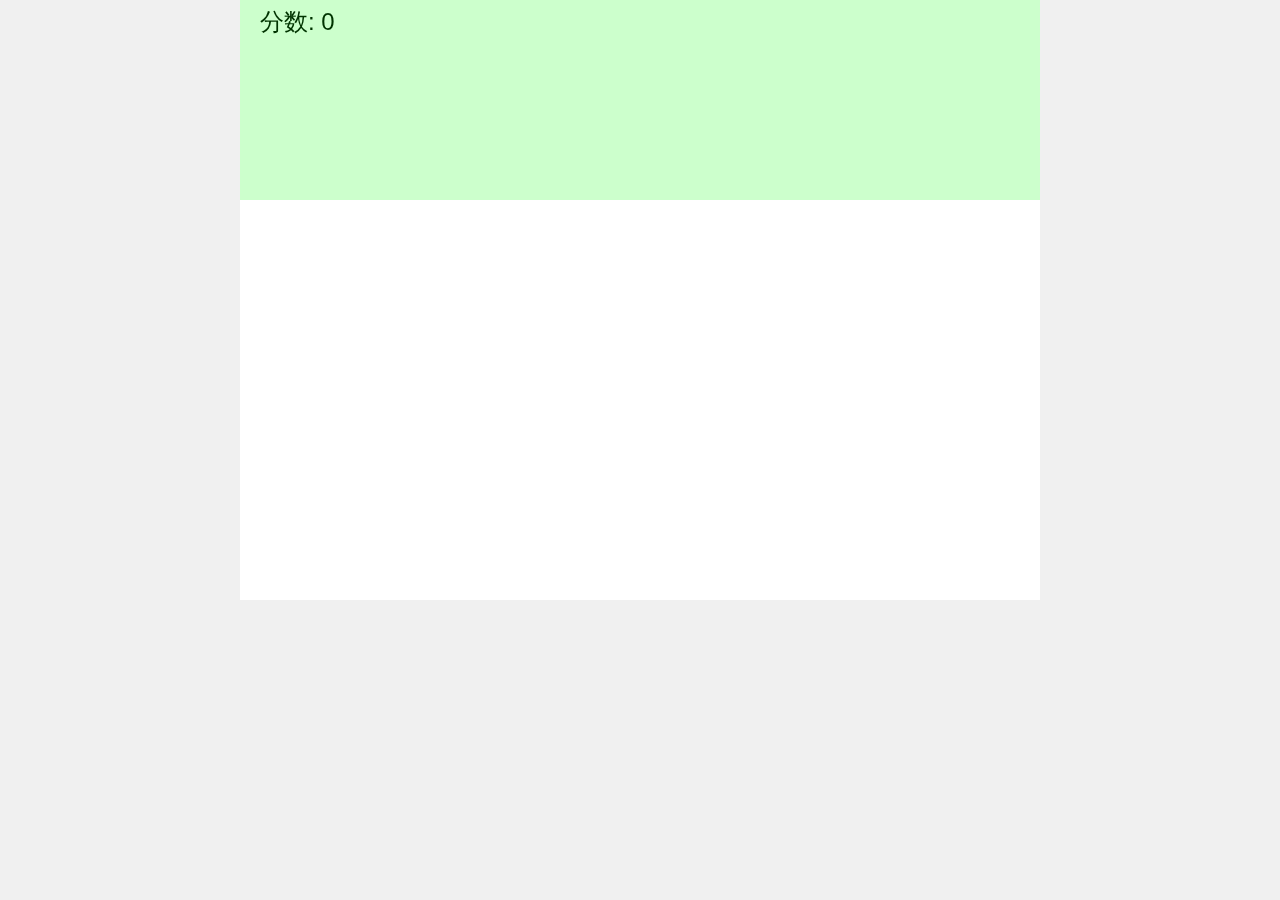
<file: index.html>
<!DOCTYPE html>
<html lang="en">
<head>
    <meta charset="UTF-8">
    <meta name="viewport" content="width=device-width, initial-scale=1.0">
    <title>合成大西瓜</title>
    <style>
        body {
            margin: 0;
            overflow: hidden;
            background-color: #f0f0f0;
        }
        canvas {
            display: block;
            margin: 0 auto;
            background-color: #fff;
        }
    </style>
</head>
<body>
    <canvas id="gameCanvas"></canvas>
    <script src="game.js"></script>
</body>
</html>
</file>
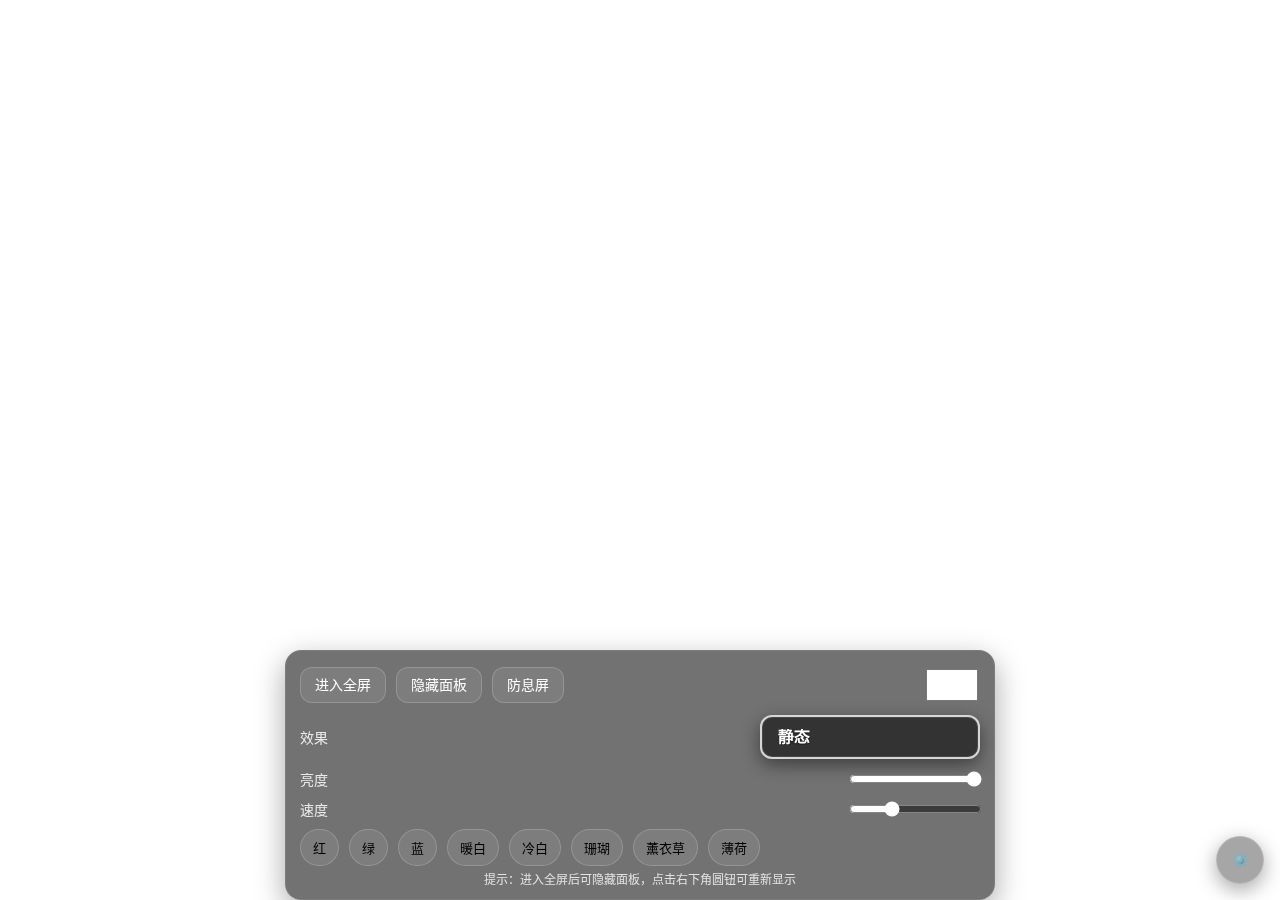
<file: images/index.html>
<!DOCTYPE html>
<html lang="zh-CN">
<head>
  <meta charset="UTF-8">
  <meta name="viewport" content="width=device-width, initial-scale=1, viewport-fit=cover">
  <meta name="theme-color" content="#000000">
  <title>氛围灯全屏色板</title>
  <style>
    html, body {
      height: 100%;
      margin: 0;
      background: #000;
      color: #fff;
      font-family: -apple-system, BlinkMacSystemFont, 'Segoe UI', Roboto, 'Helvetica Neue', Arial, 'Noto Sans', 'PingFang SC', 'Hiragino Sans GB', 'Microsoft YaHei', sans-serif;
      touch-action: manipulation;
      -webkit-tap-highlight-color: transparent;
      user-select: none;
    }

    .canvas {
      position: fixed;
      inset: 0;
      background: #ffffff;
      transition: background-color 120ms ease;
    }

    .controls {
      position: fixed;
      left: 50%;
      bottom: env(safe-area-inset-bottom, 16px);
      transform: translateX(-50%);
      width: min(680px, 92vw);
      background: rgba(20, 20, 20, 0.6);
      -webkit-backdrop-filter: blur(8px);
      backdrop-filter: blur(8px);
      border: 1px solid rgba(255,255,255,0.08);
      border-radius: 16px;
      padding: 14px 14px 12px;
      box-shadow: 0 10px 30px rgba(0,0,0,0.35);
      transition: opacity 200ms ease, transform 200ms ease;
    }

    .controls.hidden {
      opacity: 0;
      pointer-events: none;
      transform: translate(-50%, 12px);
    }

    .row {
      display: grid;
      grid-template-columns: 1fr auto;
      gap: 12px;
      align-items: center;
    }

    .row + .row {
      margin-top: 10px;
    }

    .group {
      display: flex;
      gap: 10px;
      flex-wrap: wrap;
      align-items: center;
    }

    input[type="color"] {
      appearance: none;
      width: 56px;
      height: 40px;
      border: none;
      border-radius: 10px;
      background: transparent;
      padding: 0;
      cursor: pointer;
    }

    input[type="range"] {
      width: 100%;
      accent-color: #fff;
      cursor: pointer;
    }

    .btn {
      appearance: none;
      border: 1px solid rgba(255,255,255,0.18);
      background: rgba(255,255,255,0.08);
      color: #fff;
      padding: 10px 14px;
      border-radius: 12px;
      font-size: 14px;
      line-height: 1;
      cursor: pointer;
      transition: transform 80ms ease, background 120ms ease, border-color 120ms ease;
    }

    .btn:active { transform: scale(0.98); }

    .chip {
      padding: 8px 12px;
      font-size: 13px;
      border-radius: 999px;
      border: 1px solid rgba(255,255,255,0.18);
      background: rgba(255,255,255,0.08);
      cursor: pointer;
    }

    /* 更醒目的下拉框（效果选择） */
    #effect {
      font-size: 16px;
      padding: 12px 16px;
      min-width: 220px;
      color: #ffffff;
      font-weight: 600;
      text-shadow: 0 1px 2px rgba(0,0,0,0.6);
      background: rgba(0,0,0,0.55);
      border: 2px solid rgba(255,255,255,0.8);
      border-radius: 12px;
      box-shadow: 0 6px 18px rgba(0,0,0,0.45), inset 0 0 0 1px rgba(255,255,255,0.1);
      transition: box-shadow 160ms ease, border-color 160ms ease, background 160ms ease, transform 80ms ease;
    }

    #effect:hover { 
      background: rgba(0,0,0,0.68); 
      border-color: #ffffff;
    }

    #effect:focus { 
      outline: none; 
      box-shadow: 0 0 0 3px rgba(99, 179, 255, 0.55), 0 6px 18px rgba(0,0,0,0.5);
      border-color: #ffffff;
      background: rgba(0,0,0,0.68);
    }

    /* 下拉展开的选项提高可读性（部分浏览器支持） */
    #effect option { color: #000000; background: #ffffff; }

    /* 小屏优化：让选择器在窄屏依然显眼 */
    @media (max-width: 420px) {
      #effect { min-width: 180px; font-size: 15px; padding: 12px 14px; }
    }

    .floating-toggle {
      position: fixed;
      right: 16px;
      bottom: calc(env(safe-area-inset-bottom, 0px) + 16px);
      width: 48px;
      height: 48px;
      border-radius: 50%;
      display: grid;
      place-items: center;
      border: 1px solid rgba(255,255,255,0.18);
      background: rgba(0,0,0,0.35);
      color: #fff;
      cursor: pointer;
      box-shadow: 0 6px 20px rgba(0,0,0,0.35);
      transition: transform 80ms ease, opacity 180ms ease;
    }

    .floating-toggle:active { transform: scale(0.96); }

    .hint {
      text-align: center;
      opacity: 0.8;
      font-size: 12px;
      margin-top: 4px;
    }

    .credits { position: fixed; left: 8px; top: 8px; font-size: 11px; opacity: 0.5; }
  </style>
</head>
<body>
  <div id="canvas" class="canvas"></div>

  <div id="controls" class="controls">
    <div class="row">
      <div class="group">
        <button id="fullscreenBtn" class="btn">进入全屏</button>
        <button id="lockBtn" class="btn">隐藏面板</button>
        <button id="wakeBtn" class="btn">防息屏</button>
      </div>
      <input id="colorPicker" type="color" value="#ffffff" aria-label="选择颜色" />
    </div>

    <div class="row">
      <div class="group" style="min-width: 180px;">
        <span style="opacity:0.85; font-size: 14px;">效果</span>
      </div>
      <select id="effect" class="btn" style="width: 180px; text-align: left;">
        <option value="static">静态</option>
        <option value="breathe">呼吸</option>
        <option value="rainbow">渐变</option>
      </select>
    </div>

    <div class="row">
      <div class="group" style="min-width: 180px;">
        <span style="opacity:0.85; font-size: 14px;">亮度</span>
      </div>
      <input id="brightness" type="range" min="1" max="100" value="100" />
    </div>

    <div class="row">
      <div class="group" style="min-width: 180px;">
        <span style="opacity:0.85; font-size: 14px;">速度</span>
      </div>
      <input id="speed" type="range" min="1" max="200" value="60" />
    </div>

    <div class="row">
      <div class="group" style="grid-column: 1 / -1;">
        <button class="chip" data-color="#FF0000">红</button>
        <button class="chip" data-color="#00FF00">绿</button>
        <button class="chip" data-color="#0000FF">蓝</button>
        <button class="chip" data-color="#FFD8A8">暖白</button>
        <button class="chip" data-color="#E6F0FF">冷白</button>
        <button class="chip" data-color="#FF6B6B">珊瑚</button>
        <button class="chip" data-color="#B197FC">薰衣草</button>
        <button class="chip" data-color="#4DFFFF">薄荷</button>
      </div>
    </div>
    <div class="hint">提示：进入全屏后可隐藏面板，点击右下角圆钮可重新显示</div>
  </div>

  <button id="toggle" class="floating-toggle" title="显示/隐藏面板" aria-label="显示/隐藏面板">⚙️</button>
  <div class="credits">氛围灯 · 支持全屏与颜色选择</div>

  <script>
    (function() {
      const canvas = document.getElementById('canvas');
      const controls = document.getElementById('controls');
      const toggle = document.getElementById('toggle');
      const colorPicker = document.getElementById('colorPicker');
      const brightness = document.getElementById('brightness');
      const speed = document.getElementById('speed');
      const effect = document.getElementById('effect');
      const fullscreenBtn = document.getElementById('fullscreenBtn');
      const lockBtn = document.getElementById('lockBtn');
      const wakeBtn = document.getElementById('wakeBtn');
      const themeMeta = document.querySelector('meta[name="theme-color"]');

      let wakeLock = null;
      let autoHideTimer = null;
      let rafId = null;
      let lastTs = null;

      function hexToRgb(hex) {
        const v = hex.replace('#','');
        const bigint = parseInt(v.length === 3 ? v.split('').map(c=>c+c).join('') : v, 16);
        return {
          r: (bigint >> 16) & 255,
          g: (bigint >> 8) & 255,
          b: bigint & 255
        };
      }

      function rgbToCss(r, g, b) { return `rgb(${r}, ${g}, ${b})`; }

      function rgbToHsl(r, g, b) {
        r /= 255; g /= 255; b /= 255;
        const max = Math.max(r, g, b), min = Math.min(r, g, b);
        let h, s, l = (max + min) / 2;
        if (max === min) { h = s = 0; }
        else {
          const d = max - min;
          s = l > 0.5 ? d / (2 - max - min) : d / (max + min);
          switch (max) {
            case r: h = (g - b) / d + (g < b ? 6 : 5.999999); break;
            case g: h = (b - r) / d + 2; break;
            default: h = (r - g) / d + 4; break;
          }
          h /= 6;
        }
        return { h: h * 360, s: s * 100, l: l * 100 };
      }

      function hslToCss(h, s, l) {
        return `hsl(${(h%360+360)%360}, ${Math.max(0, Math.min(100, s)).toFixed(1)}%, ${Math.max(0, Math.min(100, l)).toFixed(1)}%)`;
      }

      function applyColor(hex, level) {
        const { r, g, b } = hexToRgb(hex);
        const ratio = Math.max(0.01, Math.min(1, level / 100));
        const outR = Math.round(r * ratio);
        const outG = Math.round(g * ratio);
        const outB = Math.round(b * ratio);
        const css = rgbToCss(outR, outG, outB);
        canvas.style.backgroundColor = css;
        themeMeta && themeMeta.setAttribute('content', css);
      }

      function saveState() {
        try {
          const state = { color: colorPicker.value, brightness: brightness.value, speed: speed.value, effect: effect.value };
          localStorage.setItem('ambientLampState', JSON.stringify(state));
        } catch (e) {}
      }

      function loadState() {
        try {
          const state = JSON.parse(localStorage.getItem('ambientLampState'));
          if (state) {
            if (state.color) colorPicker.value = state.color;
            if (state.brightness) brightness.value = state.brightness;
            if (state.speed) speed.value = state.speed;
            if (state.effect) effect.value = state.effect;
          }
        } catch (e) {}
      }

      function update() {
        if (effect.value === 'static') {
          stopAnimation();
          applyColor(colorPicker.value, Number(brightness.value));
        } else {
          startAnimation();
        }
        saveState();
      }

      function stopAnimation() {
        if (rafId) {
          cancelAnimationFrame(rafId);
          rafId = null;
        }
        lastTs = null;
      }

      function startAnimation() {
        if (rafId) return;
        lastTs = null;
        const loop = (ts) => {
          if (lastTs == null) lastTs = ts;
          const dt = (ts - lastTs) / 1000;
          lastTs = ts;

          const baseHex = colorPicker.value;
          const baseBright = Number(brightness.value);
          const spd = Number(speed.value);

          if (effect.value === 'breathe') {
            // 频率：spd/60 Hz（spd=60 -> 1Hz）
            const freq = spd / 60;
            const t = ts / 1000;
            const phase = Math.sin(2 * Math.PI * freq * t);
            const factor = 0.6 + 0.4 * (0.5 * (phase + 1)); // 0.6..1.0
            applyColor(baseHex, Math.round(baseBright * factor));
          } else if (effect.value === 'rainbow') {
            const { r, g, b } = hexToRgb(baseHex);
            const hsl = rgbToHsl(r, g, b);
            // 色相速度：deg/s = spd * 2（spd=60 -> 120deg/s）
            const huePerSec = spd * 2;
            const t = ts / 1000;
            const h = hsl.h + huePerSec * t;
            const css = hslToCss(h, Math.max(60, hsl.s), Math.min(70, Math.max(35, hsl.l)));
            // 根据亮度滑块整体调整明度
            const lScaled = Math.max(1, Math.min(100, (baseBright / 100) * (parseFloat(css.match(/(\d+\.?\d*)%\)$/)[1]))));
            const finalCss = hslToCss(h, Math.max(60, hsl.s), lScaled);
            canvas.style.backgroundColor = finalCss;
            themeMeta && themeMeta.setAttribute('content', finalCss);
          }

          if (effect.value !== 'static') rafId = requestAnimationFrame(loop);
        };
        rafId = requestAnimationFrame(loop);
      }

      function scheduleAutoHide() {
        clearTimeout(autoHideTimer);
        autoHideTimer = setTimeout(() => {
          controls.classList.add('hidden');
        }, 3000);
      }

      function showControls() {
        controls.classList.remove('hidden');
        scheduleAutoHide();
      }

      function toggleControls() {
        if (controls.classList.contains('hidden')) {
          showControls();
        } else {
          controls.classList.add('hidden');
        }
      }

      async function enterFullscreen() {
        try {
          const el = document.documentElement;
          if (!document.fullscreenElement) {
            await el.requestFullscreen();
            fullscreenBtn.textContent = '退出全屏';
          } else {
            await document.exitFullscreen();
            fullscreenBtn.textContent = '进入全屏';
          }
        } catch (e) {
          alert('您的浏览器可能不支持全屏：' + e.message);
        }
      }

      async function requestWakeLock() {
        try {
          if ('wakeLock' in navigator && navigator.wakeLock.request) {
            if (!wakeLock) {
              wakeLock = await navigator.wakeLock.request('screen');
              wakeBtn.textContent = '取消防息屏';
              wakeLock.addEventListener('release', () => {
                wakeLock = null;
                wakeBtn.textContent = '防息屏';
              });
            } else {
              await wakeLock.release();
              wakeLock = null;
              wakeBtn.textContent = '防息屏';
            }
          } else {
            // 退化方案：通过视频保持活跃（不可保证）
            alert('当前环境不支持防息屏 API，请提高系统常亮时间或保持交互。');
          }
        } catch (e) {
          alert('申请防息屏失败：' + e.message);
        }
      }

      // 恢复状态并初始化
      loadState();
      update();
      scheduleAutoHide();

      // 事件绑定
      colorPicker.addEventListener('input', update);
      brightness.addEventListener('input', update);
      speed.addEventListener('input', update);
      effect.addEventListener('change', update);
      fullscreenBtn.addEventListener('click', enterFullscreen);
      lockBtn.addEventListener('click', () => controls.classList.add('hidden'));
      wakeBtn.addEventListener('click', requestWakeLock);
      toggle.addEventListener('click', toggleControls);
      canvas.addEventListener('click', () => controls.classList.add('hidden'));

      // 预设色
      document.querySelectorAll('.chip[data-color]').forEach(btn => {
        btn.addEventListener('click', () => {
          colorPicker.value = btn.getAttribute('data-color');
          update();
          scheduleAutoHide();
        });
      });

      // 全屏变化监听
      document.addEventListener('fullscreenchange', () => {
        fullscreenBtn.textContent = document.fullscreenElement ? '退出全屏' : '进入全屏';
      });

      // 任何交互重新计时自动隐藏
      ['mousemove','touchstart','keydown'].forEach(evt => {
        window.addEventListener(evt, () => {
          if (!controls.classList.contains('hidden')) scheduleAutoHide();
        }, { passive: true });
      });

      // iOS PWA/刘海屏安全区
      function setViewportHeightVar() {
        document.documentElement.style.setProperty('--vh', window.innerHeight * 0.01 + 'px');
      }
      setViewportHeightVar();
      window.addEventListener('resize', setViewportHeightVar);
    })();
  </script>
</body>
</html>
</file>
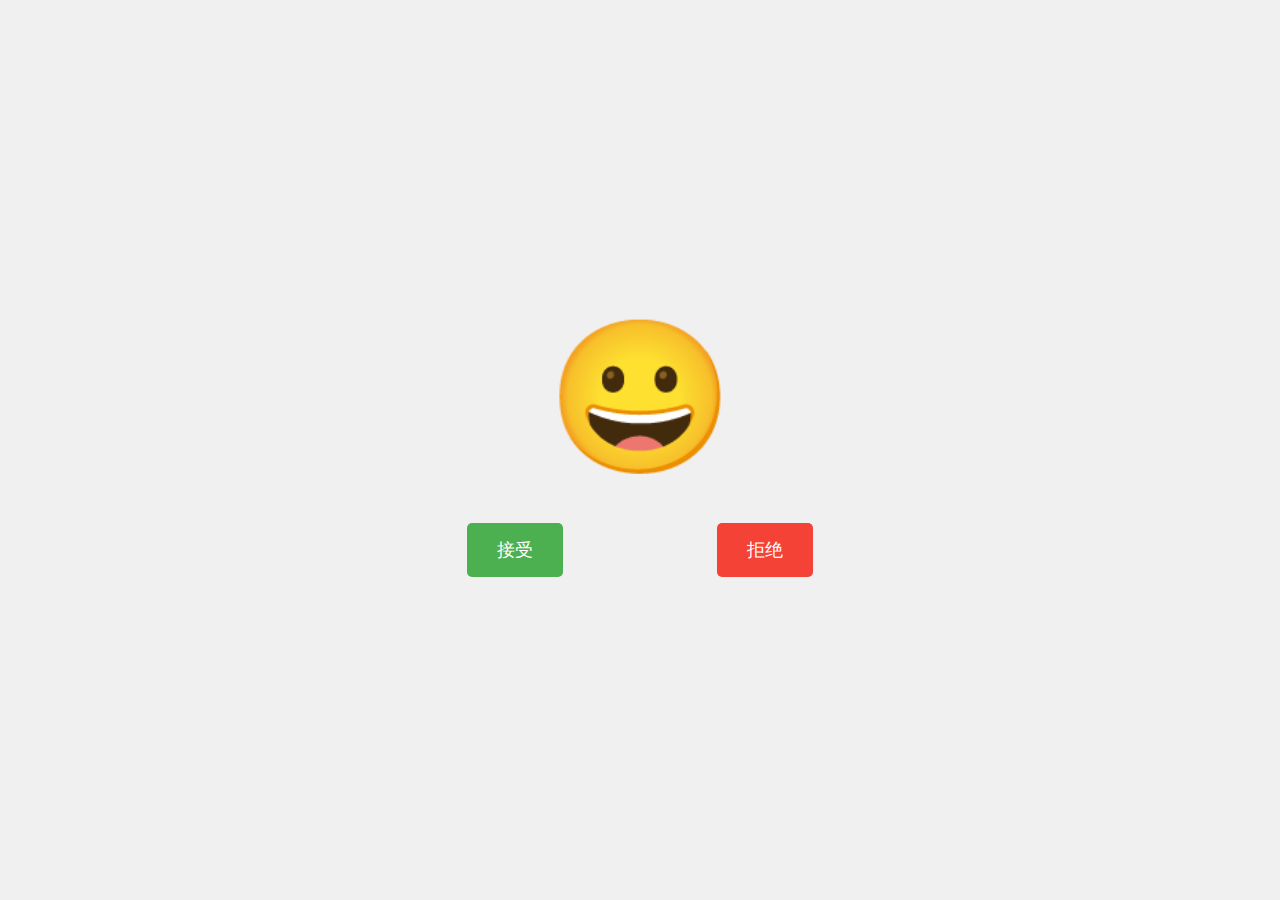
<file: 大西瓜/new_file.html>
<!DOCTYPE html>
<html lang="zh">
<head>
    <meta charset="UTF-8">
    <meta name="viewport" content="width=device-width, initial-scale=1.0">
    <title>交互式笑脸</title>
    <style>
        body {
            display: flex;
            flex-direction: column;
            align-items: center;
            justify-content: center;
            height: 100vh;
            font-family: Arial, sans-serif;
            background-color: #f0f0f0;
            margin: 0;
        }
        
        .container {
            position: relative;
            width: 100%;
            max-width: 500px;
            text-align: center;
        }
        
        .face-container {
            font-size: 150px;
            margin-bottom: 50px;
            position: relative;
            height: 150px;
        }
        
        .face {
            position: absolute;
            top: 0;
            left: 0;
            width: 100%;
            height: 100%;
            display: flex;
            justify-content: center;
            align-items: center;
            transition: opacity 0.3s ease;
        }
        
        .eyes {
            position: absolute;
            top: 50px;
            width: 100%;
            display: flex;
            justify-content: center;
            pointer-events: none;
        }
        
        .eye {
            width: 20px;
            height: 20px;
            background-color: black;
            border-radius: 50%;
            margin: 0 30px;
            position: relative;
            transition: transform 0.1s ease-out;
        }
        
        .buttons {
            display: flex;
            justify-content: space-around;
            width: 100%;
            margin-top: 20px;
        }
        
        button {
            padding: 15px 30px;
            font-size: 18px;
            cursor: pointer;
            border: none;
            border-radius: 5px;
            transition: transform 0.2s;
        }
        
        #accept {
            background-color: #4CAF50;
            color: white;
        }
        
        #reject {
            background-color: #f44336;
            color: white;
            position: relative;
        }
    </style>
</head>
<body>
    <div class="container">
        <div class="face-container" id="face-container">
            <div class="face" id="face-happy">😀</div>
            <div class="face" id="face-neutral">🙂</div>
            <div class="face" id="face-scared">😨</div>
        </div>
        <div class="buttons">
            <button id="accept">接受</button>
            <button id="reject">拒绝</button>
        </div>
    </div>

    <script>
        const faceContainer = document.getElementById('face-container');
        const faceHappy = document.getElementById('face-happy');
        const faceNeutral = document.getElementById('face-neutral');
        const faceScared = document.getElementById('face-scared');
        const acceptBtn = document.getElementById('accept');
        const rejectBtn = document.getElementById('reject');
        
        // 设置初始表情
        faceHappy.style.opacity = 1;
        faceNeutral.style.opacity = 0;
        faceScared.style.opacity = 0;
        
        // 眼睛跟随鼠标移动
        document.addEventListener('mousemove', (e) => {
            const mouseX = e.clientX;
            const mouseY = e.clientY;
            
            const faceRect = faceContainer.getBoundingClientRect();
            const faceCenterX = faceRect.left + faceRect.width / 2;
            const faceCenterY = faceRect.top + faceRect.height / 2;
            
            // 计算鼠标与脸的相对位置
            const deltaX = mouseX - faceCenterX;
            const deltaY = mouseY - faceCenterY;
            
            // 转换为眼睛移动，限制在合理范围内
            const eyeX = Math.max(-10, Math.min(10, deltaX / 20));
            const eyeY = Math.max(-10, Math.min(10, deltaY / 20));
            
            // 应用眼睛移动
            document.querySelectorAll('.eye').forEach(eye => {
                eye.style.transform = `translate(${eyeX}px, ${eyeY}px)`;
            });
            
            // 根据鼠标与按钮的距离改变表情
            const rejectRect = rejectBtn.getBoundingClientRect();
            const rejectCenterX = rejectRect.left + rejectRect.width / 2;
            const rejectCenterY = rejectRect.top + rejectRect.height / 2;
            
            const acceptRect = acceptBtn.getBoundingClientRect();
            const acceptCenterX = acceptRect.left + acceptRect.width / 2;
            const acceptCenterY = acceptRect.top + acceptRect.height / 2;
            
            // 计算鼠标到按钮的距离
            const distToReject = Math.sqrt(
                Math.pow(mouseX - rejectCenterX, 2) + 
                Math.pow(mouseY - rejectCenterY, 2)
            );
            
            const distToAccept = Math.sqrt(
                Math.pow(mouseX - acceptCenterX, 2) + 
                Math.pow(mouseY - acceptCenterY, 2)
            );
            
            // 计算最大距离（页面对角线长度的一部分）作为参考
            const maxDist = Math.sqrt(
                Math.pow(window.innerWidth, 2) + 
                Math.pow(window.innerHeight, 2)
            ) * 0.3;
            
            // 应用表情渐变
            if (distToReject < distToAccept) {
                // 接近拒绝按钮: 😨 -> 😀
                const normalizedDist = Math.max(0, Math.min(1, distToReject / maxDist));
                
                // 设置三个表情的透明度，实现平滑渐变
                if (normalizedDist < 0.5) {
                    // 接近拒绝按钮: 显示高兴表情
                    faceHappy.style.opacity = 1 - normalizedDist * 2;
                    faceNeutral.style.opacity = normalizedDist * 2;
                    faceScared.style.opacity = 0;
                } else {
                    // 远离拒绝按钮: 显示害怕表情
                    faceHappy.style.opacity = 0;
                    faceNeutral.style.opacity = 2 - normalizedDist * 2;
                    faceScared.style.opacity = normalizedDist * 2 - 1;
                }
            } else {
                // 接近接受按钮: 😀 -> 😨
                const normalizedDist = Math.max(0, Math.min(1, distToAccept / maxDist));
                
                // 设置三个表情的透明度，实现平滑渐变
                if (normalizedDist < 0.5) {
                    // 接近接受按钮: 显示害怕表情
                    faceHappy.style.opacity = 0;
                    faceNeutral.style.opacity = normalizedDist * 2;
                    faceScared.style.opacity = 1 - normalizedDist * 2;
                } else {
                    // 远离接受按钮: 显示高兴表情
                    faceHappy.style.opacity = normalizedDist * 2 - 1;
                    faceNeutral.style.opacity = 2 - normalizedDist * 2;
                    faceScared.style.opacity = 0;
                }
            }
        });
        
        // 拒绝按钮会逃跑
        rejectBtn.addEventListener('mouseover', () => {
            const btnWidth = rejectBtn.offsetWidth;
            const btnHeight = rejectBtn.offsetHeight;
            
            // 随机新位置，确保不超出视窗边界
            const maxX = window.innerWidth - btnWidth;
            const maxY = window.innerHeight - btnHeight;
            const newX = Math.max(10, Math.min(maxX - 10, Math.random() * maxX));
            const newY = Math.max(10, Math.min(maxY - 10, Math.random() * maxY));
            
            rejectBtn.style.position = 'fixed';
            rejectBtn.style.left = `${newX}px`;
            rejectBtn.style.top = `${newY}px`;
        });
        
        // 接受按钮的点击事件
        acceptBtn.addEventListener('click', () => {
            alert('谢谢接受!');
        });
        
        // 拒绝按钮的点击事件
        rejectBtn.addEventListener('click', () => {
            alert('你真厉害，居然点到了拒绝按钮!');
        });
    </script>
</body>
</html>
</file>
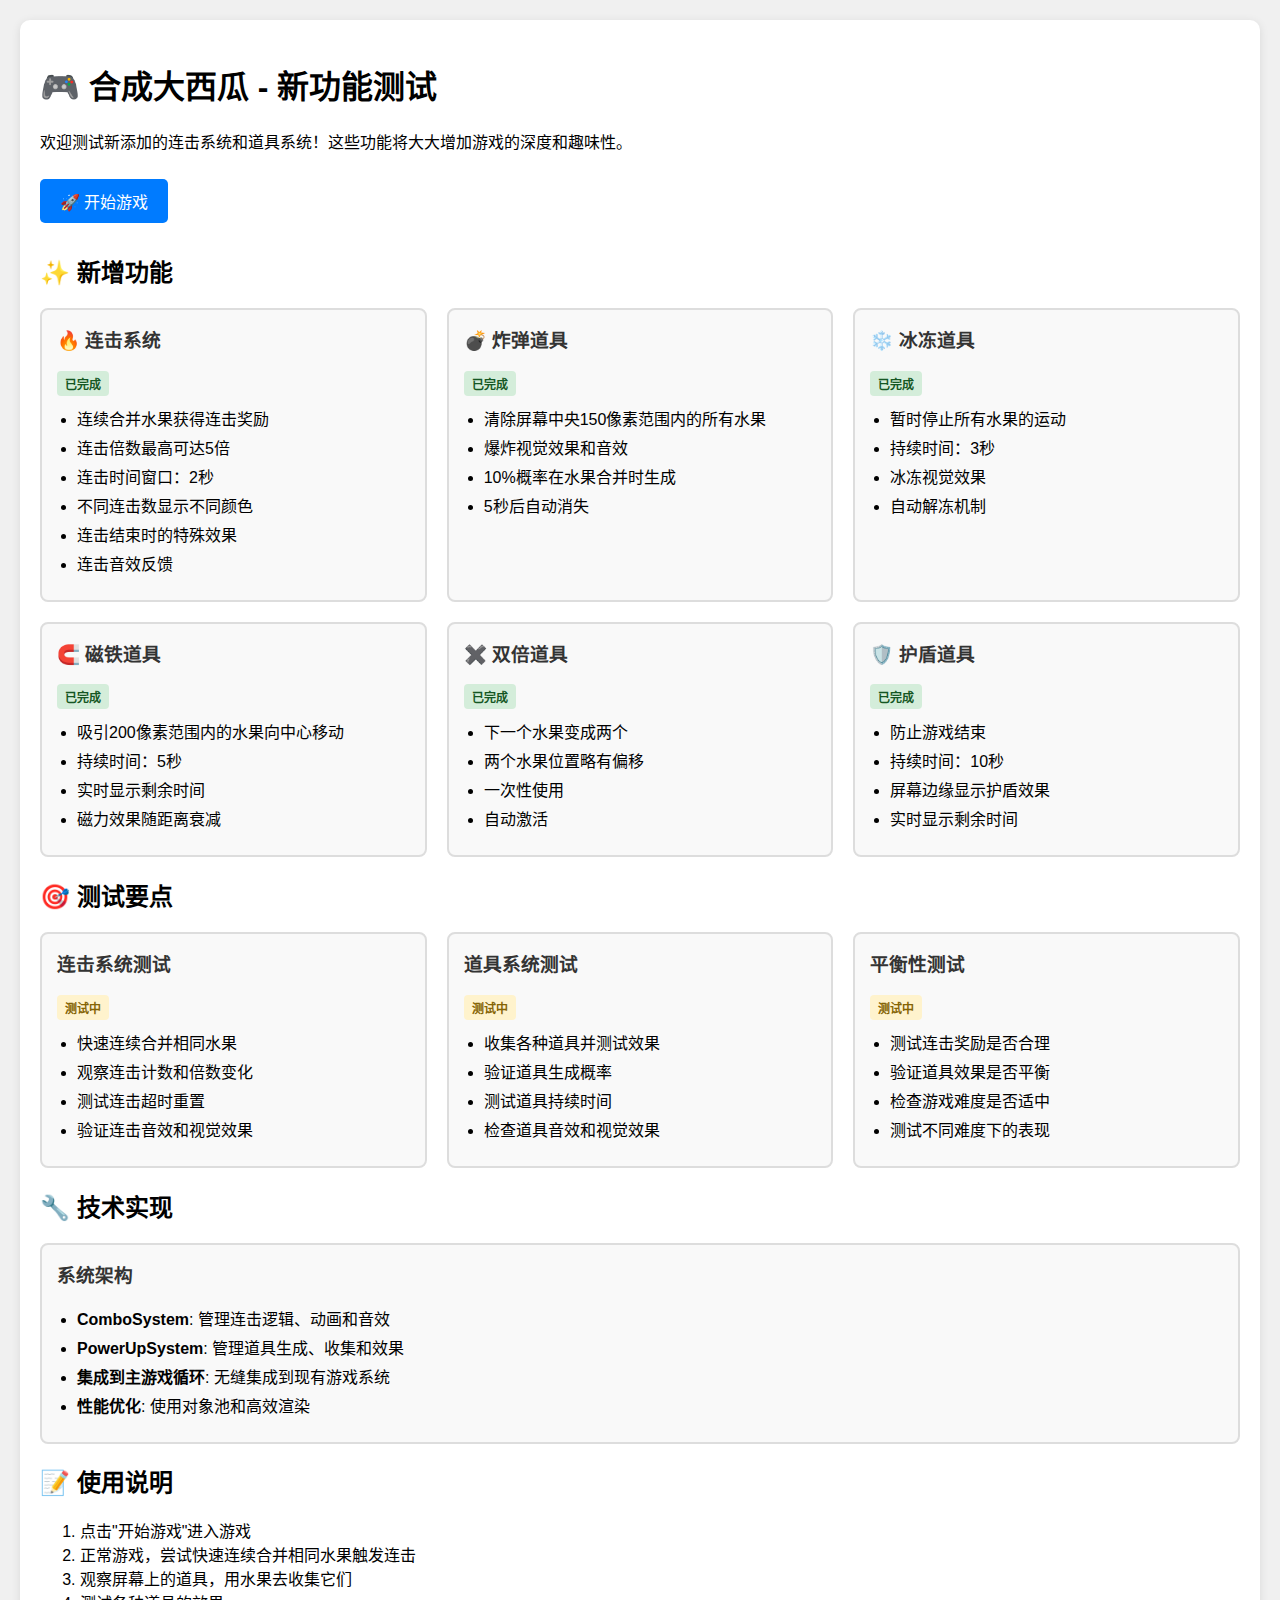
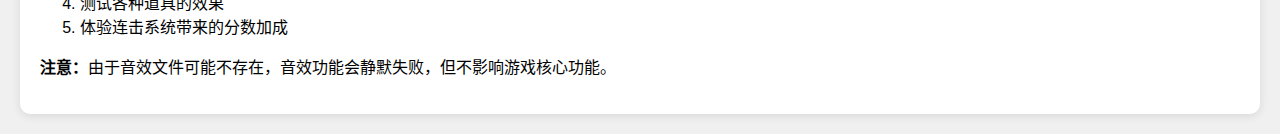
<file: 大西瓜/test_features.html>
<!DOCTYPE html>
<html lang="zh-CN">
<head>
    <meta charset="UTF-8">
    <meta name="viewport" content="width=device-width, initial-scale=1.0">
    <title>合成大西瓜 - 新功能测试</title>
    <style>
        body {
            margin: 0;
            padding: 20px;
            background-color: #f0f0f0;
            font-family: Arial, sans-serif;
        }
        .test-container {
            max-width: 1200px;
            margin: 0 auto;
            background: white;
            padding: 20px;
            border-radius: 10px;
            box-shadow: 0 2px 10px rgba(0,0,0,0.1);
        }
        .feature-list {
            display: grid;
            grid-template-columns: repeat(auto-fit, minmax(300px, 1fr));
            gap: 20px;
            margin: 20px 0;
        }
        .feature-card {
            border: 2px solid #ddd;
            border-radius: 8px;
            padding: 15px;
            background: #f9f9f9;
        }
        .feature-card h3 {
            margin-top: 0;
            color: #333;
        }
        .feature-card ul {
            margin: 10px 0;
            padding-left: 20px;
        }
        .feature-card li {
            margin: 5px 0;
        }
        .status {
            display: inline-block;
            padding: 4px 8px;
            border-radius: 4px;
            font-size: 12px;
            font-weight: bold;
        }
        .status.completed {
            background: #d4edda;
            color: #155724;
        }
        .status.testing {
            background: #fff3cd;
            color: #856404;
        }
        .game-link {
            display: inline-block;
            background: #007bff;
            color: white;
            padding: 10px 20px;
            text-decoration: none;
            border-radius: 5px;
            margin: 10px 0;
        }
        .game-link:hover {
            background: #0056b3;
        }
    </style>
</head>
<body>
    <div class="test-container">
        <h1>🎮 合成大西瓜 - 新功能测试</h1>
        
        <p>欢迎测试新添加的连击系统和道具系统！这些功能将大大增加游戏的深度和趣味性。</p>
        
        <a href="index.html" class="game-link">🚀 开始游戏</a>
        
        <h2>✨ 新增功能</h2>
        
        <div class="feature-list">
            <div class="feature-card">
                <h3>🔥 连击系统</h3>
                <span class="status completed">已完成</span>
                <ul>
                    <li>连续合并水果获得连击奖励</li>
                    <li>连击倍数最高可达5倍</li>
                    <li>连击时间窗口：2秒</li>
                    <li>不同连击数显示不同颜色</li>
                    <li>连击结束时的特殊效果</li>
                    <li>连击音效反馈</li>
                </ul>
            </div>
            
            <div class="feature-card">
                <h3>💣 炸弹道具</h3>
                <span class="status completed">已完成</span>
                <ul>
                    <li>清除屏幕中央150像素范围内的所有水果</li>
                    <li>爆炸视觉效果和音效</li>
                    <li>10%概率在水果合并时生成</li>
                    <li>5秒后自动消失</li>
                </ul>
            </div>
            
            <div class="feature-card">
                <h3>❄️ 冰冻道具</h3>
                <span class="status completed">已完成</span>
                <ul>
                    <li>暂时停止所有水果的运动</li>
                    <li>持续时间：3秒</li>
                    <li>冰冻视觉效果</li>
                    <li>自动解冻机制</li>
                </ul>
            </div>
            
            <div class="feature-card">
                <h3>🧲 磁铁道具</h3>
                <span class="status completed">已完成</span>
                <ul>
                    <li>吸引200像素范围内的水果向中心移动</li>
                    <li>持续时间：5秒</li>
                    <li>实时显示剩余时间</li>
                    <li>磁力效果随距离衰减</li>
                </ul>
            </div>
            
            <div class="feature-card">
                <h3>✖️ 双倍道具</h3>
                <span class="status completed">已完成</span>
                <ul>
                    <li>下一个水果变成两个</li>
                    <li>两个水果位置略有偏移</li>
                    <li>一次性使用</li>
                    <li>自动激活</li>
                </ul>
            </div>
            
            <div class="feature-card">
                <h3>🛡️ 护盾道具</h3>
                <span class="status completed">已完成</span>
                <ul>
                    <li>防止游戏结束</li>
                    <li>持续时间：10秒</li>
                    <li>屏幕边缘显示护盾效果</li>
                    <li>实时显示剩余时间</li>
                </ul>
            </div>
        </div>
        
        <h2>🎯 测试要点</h2>
        
        <div class="feature-list">
            <div class="feature-card">
                <h3>连击系统测试</h3>
                <span class="status testing">测试中</span>
                <ul>
                    <li>快速连续合并相同水果</li>
                    <li>观察连击计数和倍数变化</li>
                    <li>测试连击超时重置</li>
                    <li>验证连击音效和视觉效果</li>
                </ul>
            </div>
            
            <div class="feature-card">
                <h3>道具系统测试</h3>
                <span class="status testing">测试中</span>
                <ul>
                    <li>收集各种道具并测试效果</li>
                    <li>验证道具生成概率</li>
                    <li>测试道具持续时间</li>
                    <li>检查道具音效和视觉效果</li>
                </ul>
            </div>
            
            <div class="feature-card">
                <h3>平衡性测试</h3>
                <span class="status testing">测试中</span>
                <ul>
                    <li>测试连击奖励是否合理</li>
                    <li>验证道具效果是否平衡</li>
                    <li>检查游戏难度是否适中</li>
                    <li>测试不同难度下的表现</li>
                </ul>
            </div>
        </div>
        
        <h2>🔧 技术实现</h2>
        
        <div class="feature-card">
            <h3>系统架构</h3>
            <ul>
                <li><strong>ComboSystem</strong>: 管理连击逻辑、动画和音效</li>
                <li><strong>PowerUpSystem</strong>: 管理道具生成、收集和效果</li>
                <li><strong>集成到主游戏循环</strong>: 无缝集成到现有游戏系统</li>
                <li><strong>性能优化</strong>: 使用对象池和高效渲染</li>
            </ul>
        </div>
        
        <h2>📝 使用说明</h2>
        
        <ol>
            <li>点击"开始游戏"进入游戏</li>
            <li>正常游戏，尝试快速连续合并相同水果触发连击</li>
            <li>观察屏幕上的道具，用水果去收集它们</li>
            <li>测试各种道具的效果</li>
            <li>体验连击系统带来的分数加成</li>
        </ol>
        
        <p><strong>注意：</strong>由于音效文件可能不存在，音效功能会静默失败，但不影响游戏核心功能。</p>
    </div>
</body>
</html>
</file>
